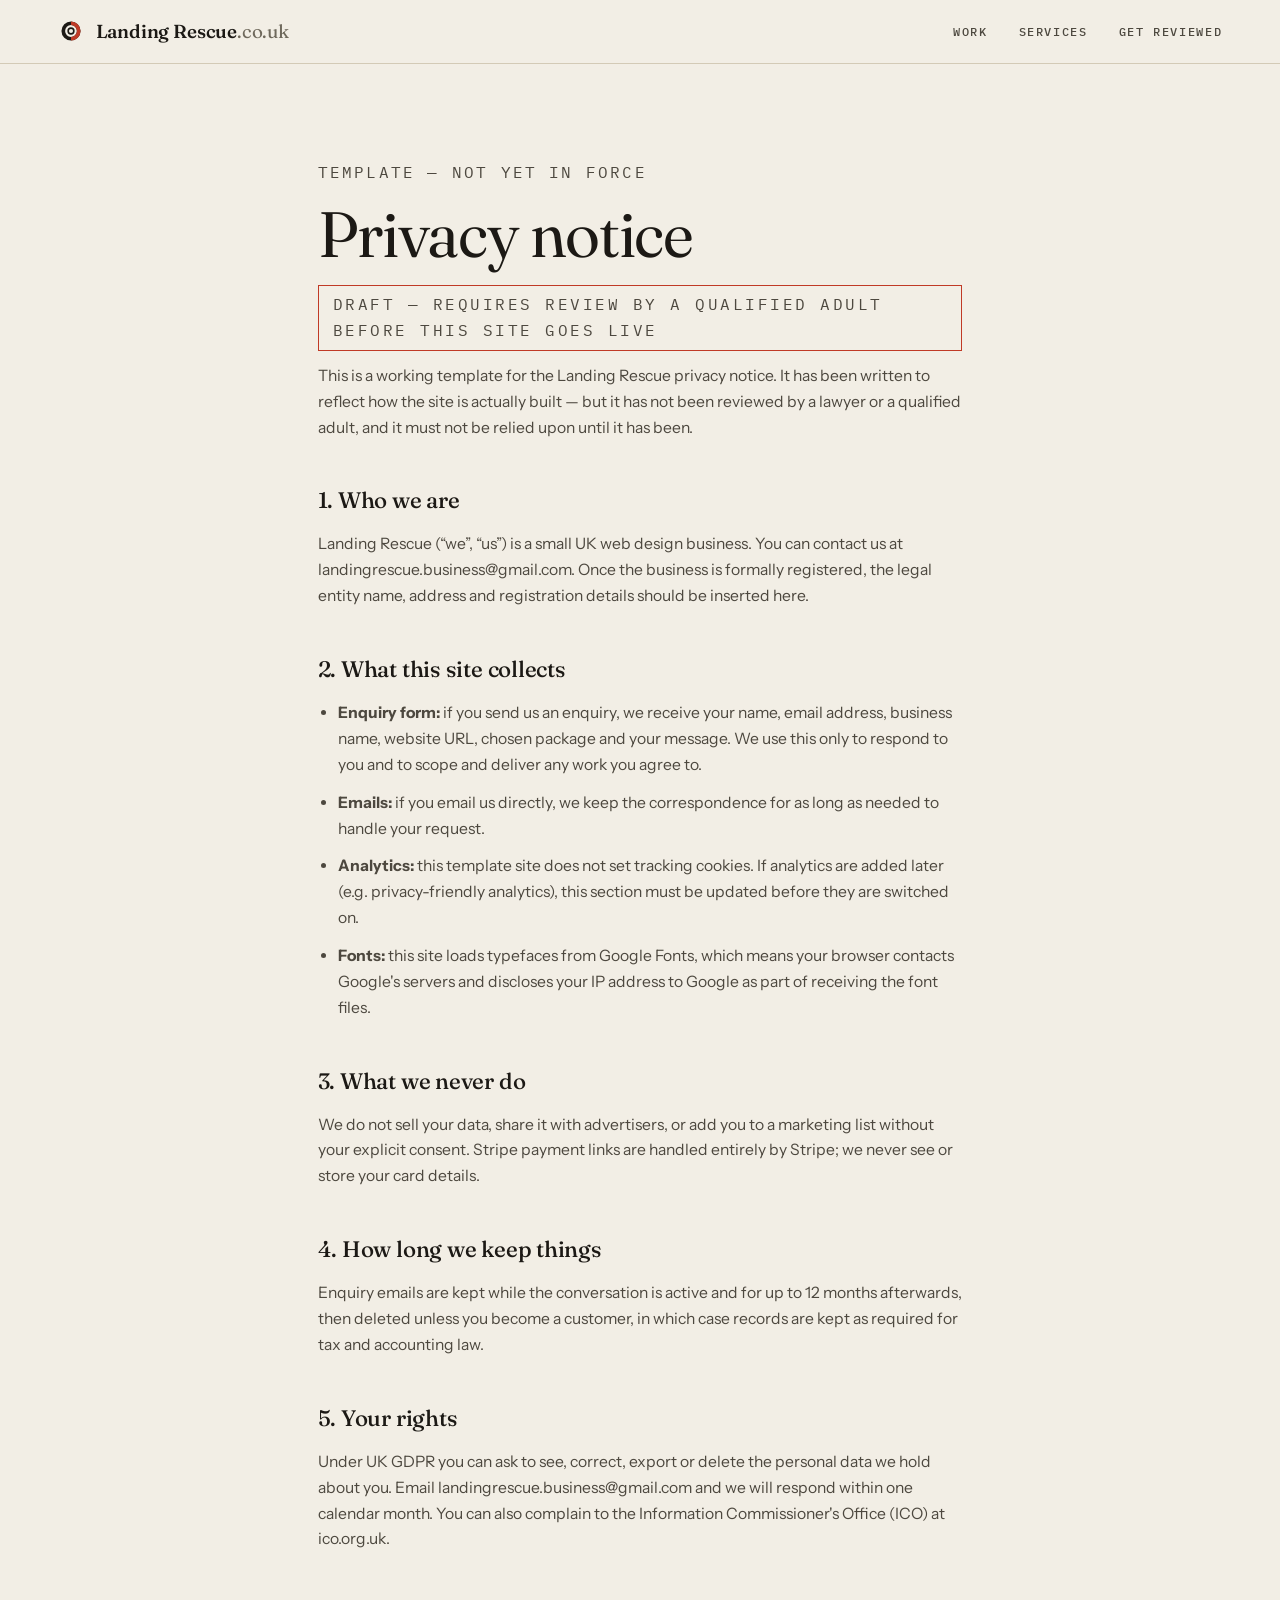
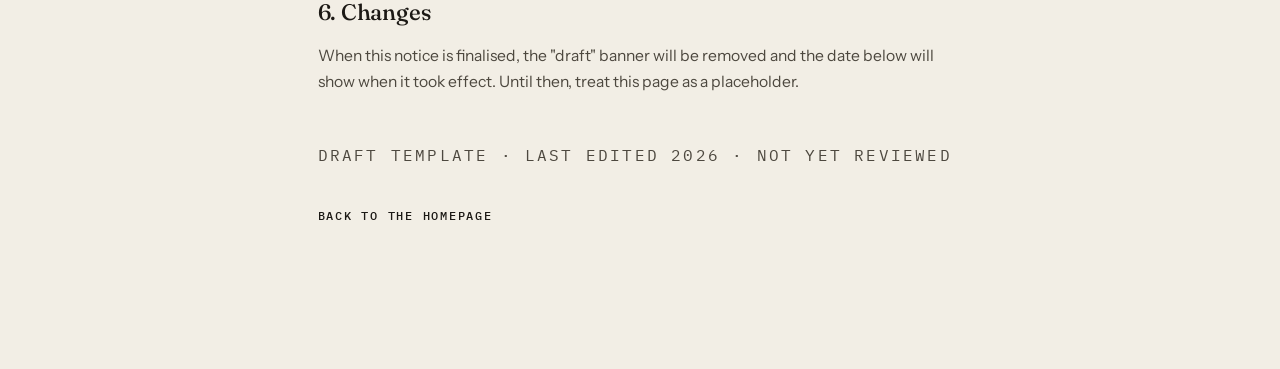
<file: privacy.html>
<!DOCTYPE html>
<html lang="en-GB">
<head>
  <meta charset="UTF-8">
  <meta name="viewport" content="width=device-width, initial-scale=1.0">
  <title>Privacy Notice (Draft) — Landing Rescue</title>
  <meta name="description" content="Draft privacy notice for Landing Rescue. This document is a template and requires review by a qualified adult before publication.">
  <meta name="robots" content="noindex">
  <meta name="theme-color" content="#f2eee5">
  <link rel="icon" type="image/svg+xml" href="assets/img/favicon.svg">
  <link rel="preconnect" href="https://fonts.googleapis.com">
  <link rel="preconnect" href="https://fonts.gstatic.com" crossorigin>
  <link href="https://fonts.googleapis.com/css2?family=Fraunces:ital,opsz,wght@0,9..144,300..650;1,9..144,300..650&family=IBM+Plex+Mono:wght@400;500&family=Instrument+Sans:ital,wght@0,400..700;1,400&display=swap" rel="stylesheet">
  <link rel="stylesheet" href="assets/css/main.css">
</head>
<body>
  <header class="site-head is-scrolled">
    <div class="wrap">
      <a class="brand" href="index.html" aria-label="Landing Rescue — home">
        <svg viewBox="0 0 64 64" aria-hidden="true">
          <circle cx="32" cy="32" r="19" fill="none" stroke="currentColor" stroke-width="9"/>
          <path d="M32 13a19 19 0 0 1 0 38" fill="none" stroke="#c03a26" stroke-width="9"/>
          <circle cx="32" cy="32" r="7" fill="var(--paper)" stroke="currentColor" stroke-width="4"/>
        </svg>
        <span>Landing&nbsp;Rescue<span class="tld">.co.uk</span></span>
      </a>
      <nav class="main-nav" aria-label="Primary">
        <a href="index.html#work">Work</a>
        <a href="index.html#services">Services</a>
        <a href="index.html#contact">Get reviewed</a>
      </nav>
    </div>
  </header>

  <main class="legal-main">
    <div class="wrap legal-wrap" style="padding-bottom:120px">
      <p class="legal-updated">Template — not yet in force</p>
      <h1>Privacy notice</h1>
      <p class="draft-flag">Draft — requires review by a qualified adult before this site goes live</p>

      <p>This is a working template for the Landing Rescue privacy notice. It has been written to reflect how the site is actually built — but it has not been reviewed by a lawyer or a qualified adult, and it must not be relied upon until it has been.</p>

      <h2>1. Who we are</h2>
      <p>Landing Rescue (“we”, “us”) is a small UK web design business. You can contact us at landingrescue.business@gmail.com. Once the business is formally registered, the legal entity name, address and registration details should be inserted here.</p>

      <h2>2. What this site collects</h2>
      <ul>
        <li><strong>Enquiry form:</strong> if you send us an enquiry, we receive your name, email address, business name, website URL, chosen package and your message. We use this only to respond to you and to scope and deliver any work you agree to.</li>
        <li><strong>Emails:</strong> if you email us directly, we keep the correspondence for as long as needed to handle your request.</li>
        <li><strong>Analytics:</strong> this template site does not set tracking cookies. If analytics are added later (e.g. privacy-friendly analytics), this section must be updated before they are switched on.</li>
        <li><strong>Fonts:</strong> this site loads typefaces from Google Fonts, which means your browser contacts Google's servers and discloses your IP address to Google as part of receiving the font files.</li>
      </ul>

      <h2>3. What we never do</h2>
      <p>We do not sell your data, share it with advertisers, or add you to a marketing list without your explicit consent. Stripe payment links are handled entirely by Stripe; we never see or store your card details.</p>

      <h2>4. How long we keep things</h2>
      <p>Enquiry emails are kept while the conversation is active and for up to 12 months afterwards, then deleted unless you become a customer, in which case records are kept as required for tax and accounting law.</p>

      <h2>5. Your rights</h2>
      <p>Under UK GDPR you can ask to see, correct, export or delete the personal data we hold about you. Email landingrescue.business@gmail.com and we will respond within one calendar month. You can also complain to the Information Commissioner's Office (ICO) at ico.org.uk.</p>

      <h2>6. Changes</h2>
      <p>When this notice is finalised, the "draft" banner will be removed and the date below will show when it took effect. Until then, treat this page as a placeholder.</p>

      <p class="legal-updated" style="margin-top:48px">Draft template · Last edited 2026 · Not yet reviewed</p>
      <p style="margin-top:24px"><a class="link-arrow" href="index.html">Back to the homepage</a></p>
    </div>
  </main>
</body>
</html>
</file>
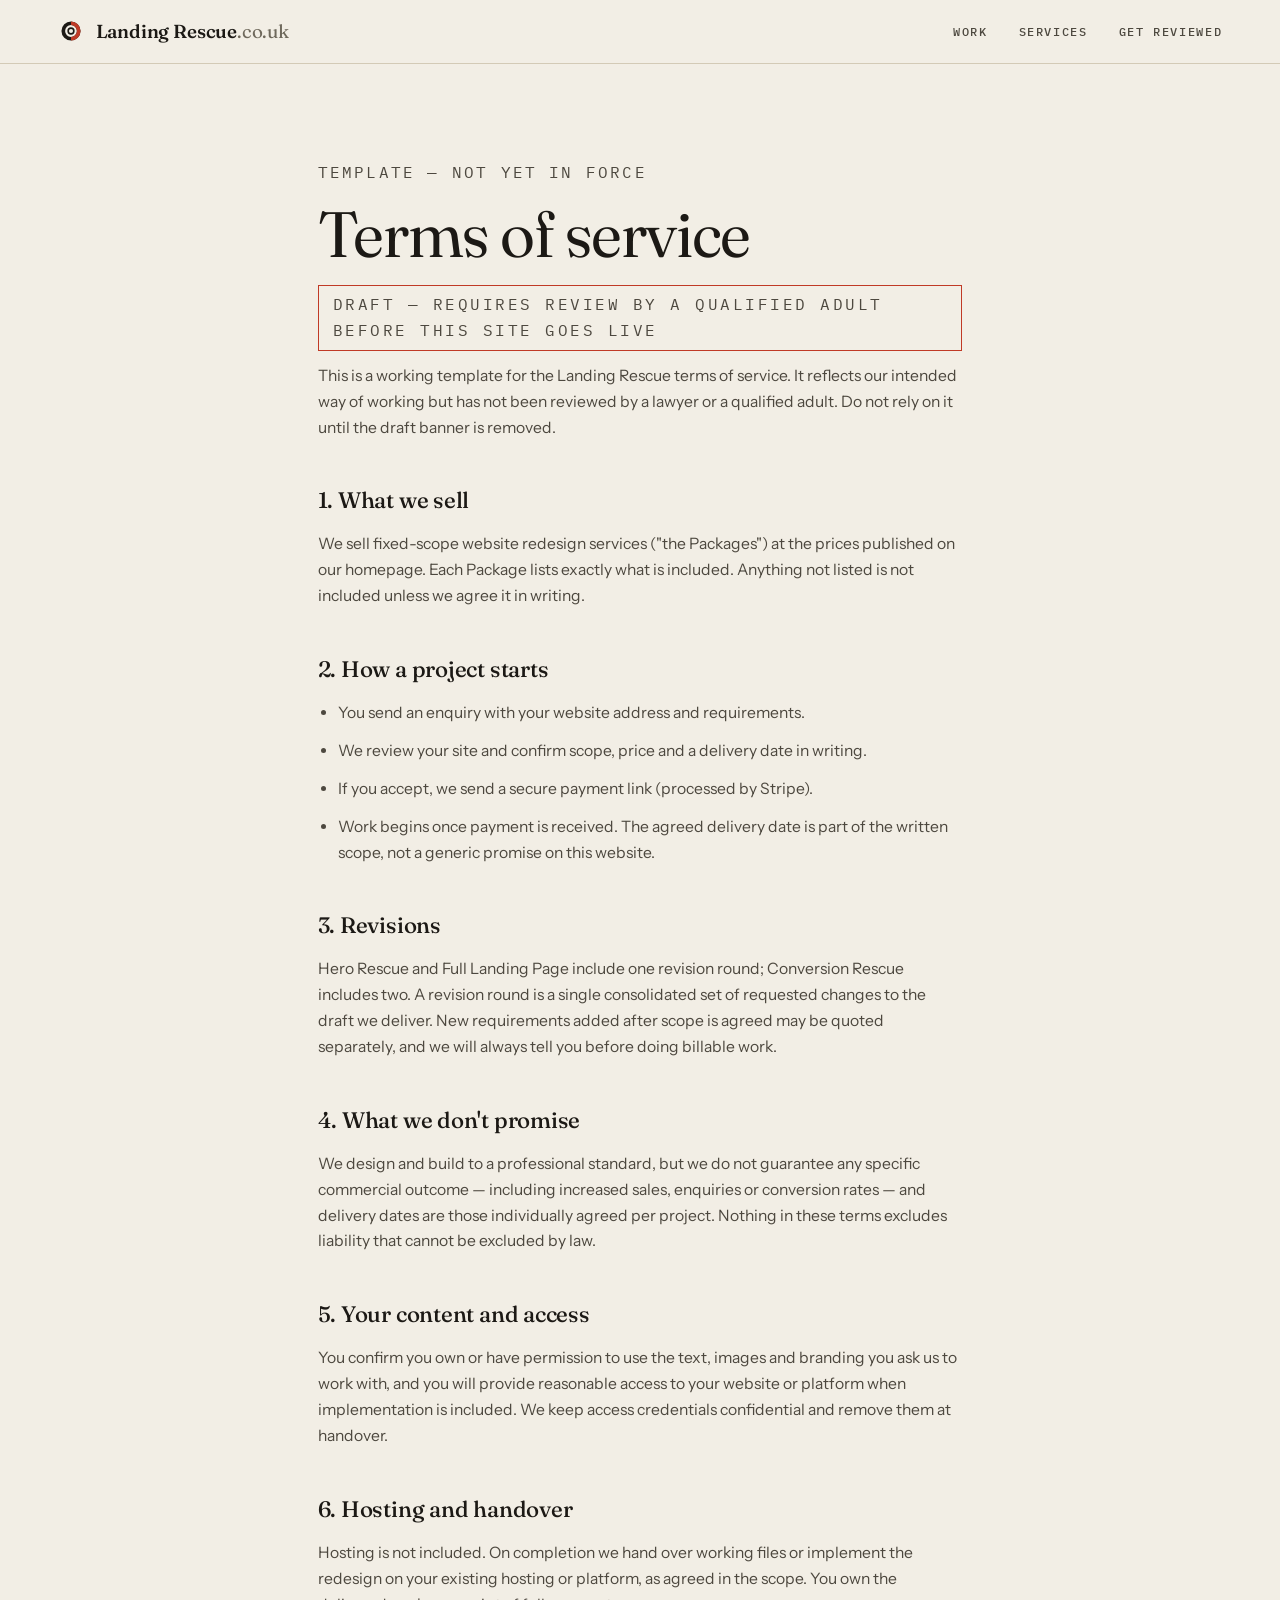
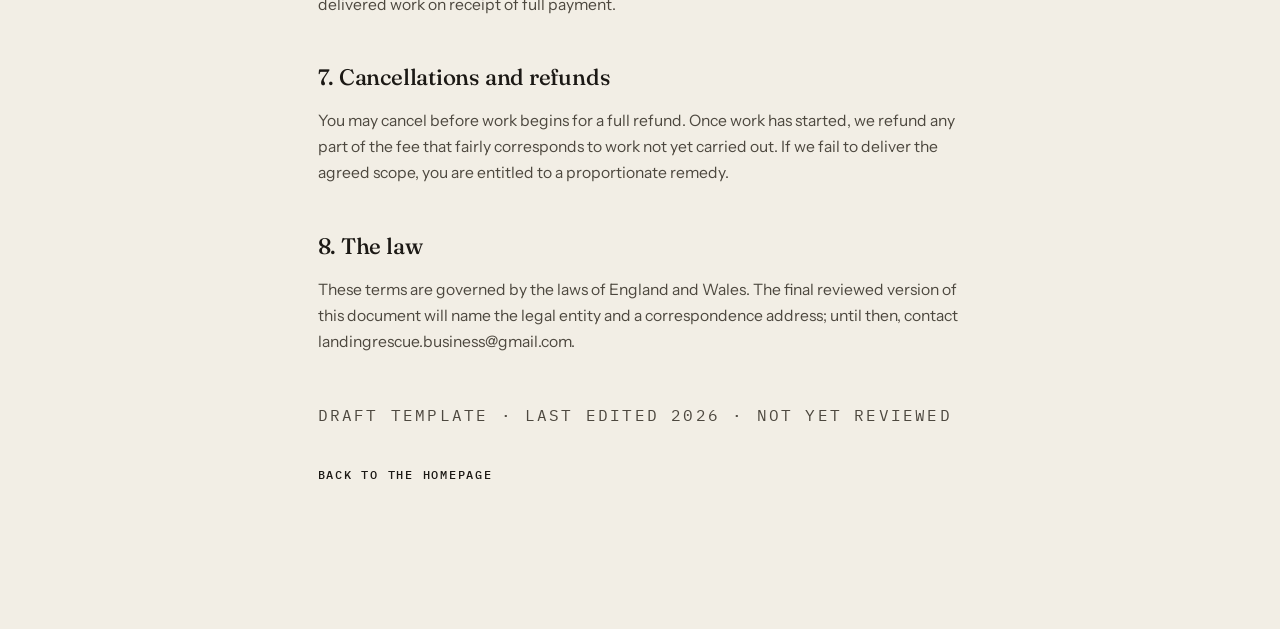
<file: terms.html>
<!DOCTYPE html>
<html lang="en-GB">
<head>
  <meta charset="UTF-8">
  <meta name="viewport" content="width=device-width, initial-scale=1.0">
  <title>Terms of Service (Draft) — Landing Rescue</title>
  <meta name="description" content="Draft terms of service for Landing Rescue. This document is a template and requires review by a qualified adult before publication.">
  <meta name="robots" content="noindex">
  <meta name="theme-color" content="#f2eee5">
  <link rel="icon" type="image/svg+xml" href="assets/img/favicon.svg">
  <link rel="preconnect" href="https://fonts.googleapis.com">
  <link rel="preconnect" href="https://fonts.gstatic.com" crossorigin>
  <link href="https://fonts.googleapis.com/css2?family=Fraunces:ital,opsz,wght@0,9..144,300..650;1,9..144,300..650&family=IBM+Plex+Mono:wght@400;500&family=Instrument+Sans:ital,wght@0,400..700;1,400&display=swap" rel="stylesheet">
  <link rel="stylesheet" href="assets/css/main.css">
</head>
<body>
  <header class="site-head is-scrolled">
    <div class="wrap">
      <a class="brand" href="index.html" aria-label="Landing Rescue — home">
        <svg viewBox="0 0 64 64" aria-hidden="true">
          <circle cx="32" cy="32" r="19" fill="none" stroke="currentColor" stroke-width="9"/>
          <path d="M32 13a19 19 0 0 1 0 38" fill="none" stroke="#c03a26" stroke-width="9"/>
          <circle cx="32" cy="32" r="7" fill="var(--paper)" stroke="currentColor" stroke-width="4"/>
        </svg>
        <span>Landing&nbsp;Rescue<span class="tld">.co.uk</span></span>
      </a>
      <nav class="main-nav" aria-label="Primary">
        <a href="index.html#work">Work</a>
        <a href="index.html#services">Services</a>
        <a href="index.html#contact">Get reviewed</a>
      </nav>
    </div>
  </header>

  <main class="legal-main">
    <div class="wrap legal-wrap" style="padding-bottom:120px">
      <p class="legal-updated">Template — not yet in force</p>
      <h1>Terms of service</h1>
      <p class="draft-flag">Draft — requires review by a qualified adult before this site goes live</p>

      <p>This is a working template for the Landing Rescue terms of service. It reflects our intended way of working but has not been reviewed by a lawyer or a qualified adult. Do not rely on it until the draft banner is removed.</p>

      <h2>1. What we sell</h2>
      <p>We sell fixed-scope website redesign services ("the Packages") at the prices published on our homepage. Each Package lists exactly what is included. Anything not listed is not included unless we agree it in writing.</p>

      <h2>2. How a project starts</h2>
      <ul>
        <li>You send an enquiry with your website address and requirements.</li>
        <li>We review your site and confirm scope, price and a delivery date in writing.</li>
        <li>If you accept, we send a secure payment link (processed by Stripe).</li>
        <li>Work begins once payment is received. The agreed delivery date is part of the written scope, not a generic promise on this website.</li>
      </ul>

      <h2>3. Revisions</h2>
      <p>Hero Rescue and Full Landing Page include one revision round; Conversion Rescue includes two. A revision round is a single consolidated set of requested changes to the draft we deliver. New requirements added after scope is agreed may be quoted separately, and we will always tell you before doing billable work.</p>

      <h2>4. What we don't promise</h2>
      <p>We design and build to a professional standard, but we do not guarantee any specific commercial outcome — including increased sales, enquiries or conversion rates — and delivery dates are those individually agreed per project. Nothing in these terms excludes liability that cannot be excluded by law.</p>

      <h2>5. Your content and access</h2>
      <p>You confirm you own or have permission to use the text, images and branding you ask us to work with, and you will provide reasonable access to your website or platform when implementation is included. We keep access credentials confidential and remove them at handover.</p>

      <h2>6. Hosting and handover</h2>
      <p>Hosting is not included. On completion we hand over working files or implement the redesign on your existing hosting or platform, as agreed in the scope. You own the delivered work on receipt of full payment.</p>

      <h2>7. Cancellations and refunds</h2>
      <p>You may cancel before work begins for a full refund. Once work has started, we refund any part of the fee that fairly corresponds to work not yet carried out. If we fail to deliver the agreed scope, you are entitled to a proportionate remedy.</p>

      <h2>8. The law</h2>
      <p>These terms are governed by the laws of England and Wales. The final reviewed version of this document will name the legal entity and a correspondence address; until then, contact landingrescue.business@gmail.com.</p>

      <p class="legal-updated" style="margin-top:48px">Draft template · Last edited 2026 · Not yet reviewed</p>
      <p style="margin-top:24px"><a class="link-arrow" href="index.html">Back to the homepage</a></p>
    </div>
  </main>
</body>
</html>
</file>
<file: assets/css/main.css>
/* ==========================================================================
   LANDING RESCUE — design system
   Palette: aged paper + ink + rescue red (used sparingly)
   Type: Fraunces (display serif) / Instrument Sans (body+UI) / IBM Plex Mono (labels)
   ========================================================================== */

:root {
  /* primitive */
  --paper:      #f2eee5;
  --paper-2:    #eae4d4;
  --paper-3:    #e0d8c4;
  --ink:        #1c1915;
  --ink-2:      #4d483f;
  --ink-3:      #6f695c;
  --line:       #d3cab6;
  --line-dark:  #3a352d;
  --rescue:     #c03a26;
  --rescue-deep:#9c2c1b;
  --ok:         #2e6b46;
  --err:        #b3271e;

  /* semantic */
  --bg:         var(--paper);
  --bg-raised:  var(--paper-2);
  --text:       var(--ink);
  --text-muted: var(--ink-2);
  --text-faint: var(--ink-3);
  --border:     var(--line);
  --accent:     var(--rescue);

  /* type */
  --serif: "Fraunces", Georgia, "Times New Roman", serif;
  --sans:  "Instrument Sans", "Helvetica Neue", Arial, sans-serif;
  --mono:  "IBM Plex Mono", "SFMono-Regular", Consolas, monospace;

  /* spacing scale (4 / 8) */
  --s1: 4px;  --s2: 8px;  --s3: 12px; --s4: 16px; --s5: 24px;
  --s6: 32px; --s7: 48px; --s8: 64px; --s9: 96px; --s10: 128px;

  --gutter: clamp(20px, 4.5vw, 64px);
  --maxw: 1400px;
  --head-h: 64px;

  --ease-out: cubic-bezier(.22,.75,.25,1);
  --dur: 240ms;
}

/* ---------- reset ---------- */
*, *::before, *::after { box-sizing: border-box; }
* { margin: 0; }
html {
  -webkit-text-size-adjust: 100%;
  scroll-behavior: smooth;
  scroll-padding-top: calc(var(--head-h) + 16px);
}
@media (prefers-reduced-motion: reduce) {
  html { scroll-behavior: auto; }
  *, *::before, *::after { animation-duration: .01ms !important; transition-duration: .01ms !important; }
}
body {
  background: var(--bg);
  color: var(--text);
  font-family: var(--sans);
  font-size: 1.0625rem;
  line-height: 1.65;
  -webkit-font-smoothing: antialiased;
  overflow-x: hidden;
}
img, svg, video { display: block; max-width: 100%; height: auto; }
input, button, textarea, select { font: inherit; color: inherit; }
button { cursor: pointer; background: none; border: 0; padding: 0; }
a { color: inherit; text-decoration: none; }
ul, ol { list-style: none; padding: 0; }
:focus-visible {
  outline: 2px solid var(--accent);
  outline-offset: 3px;
  border-radius: 1px;
}
::selection { background: var(--ink); color: var(--paper); }

.skip-link {
  position: absolute; left: var(--s4); top: -60px; z-index: 300;
  background: var(--ink); color: var(--paper);
  font-family: var(--mono); font-size: .75rem; text-transform: uppercase; letter-spacing: .12em;
  padding: var(--s3) var(--s5); transition: top var(--dur) var(--ease-out);
}
.skip-link:focus-visible { top: var(--s4); }

/* ---------- typography ---------- */
.display {
  font-family: var(--serif);
  font-weight: 340;
  line-height: 1.02;
  letter-spacing: -0.022em;
  font-size: clamp(2.75rem, 7.6vw, 6.75rem);
  font-variation-settings: "opsz" 100;
}
.display em {
  font-style: italic;
  font-weight: 320;
}
.display-sm {
  font-family: var(--serif);
  font-weight: 360;
  line-height: 1.06;
  letter-spacing: -0.018em;
  font-size: clamp(2rem, 4.4vw, 3.9rem);
  font-variation-settings: "opsz" 60;
}
.serif-lead {
  font-family: var(--serif);
  font-weight: 380;
  font-size: clamp(1.25rem, 1.9vw, 1.55rem);
  line-height: 1.42;
  letter-spacing: -0.008em;
}
.label {
  font-family: var(--mono);
  font-size: .72rem;
  font-weight: 500;
  text-transform: uppercase;
  letter-spacing: .16em;
  color: var(--text-muted);
}
.label--accent { color: var(--accent); }
.body-copy { max-width: 62ch; color: var(--text-muted); }
.body-copy strong { color: var(--text); font-weight: 600; }

/* ---------- layout primitives ---------- */
.wrap {
  max-width: var(--maxw);
  margin-inline: auto;
  padding-inline: var(--gutter);
}
.grid-12 {
  display: grid;
  grid-template-columns: repeat(12, 1fr);
  column-gap: clamp(16px, 2.4vw, 32px);
}
section { padding-block: clamp(72px, 11vw, 152px); }
.rule { border: 0; border-top: 1px solid var(--border); }

.section-head { margin-bottom: clamp(40px, 6vw, 88px); }
.split-head {
  display: flex; align-items: baseline; justify-content: space-between;
  gap: var(--s5);
}
.split-head .left {
  font-family: var(--serif); font-style: italic; font-weight: 330;
  font-size: clamp(1.5rem, 2.6vw, 2.25rem); letter-spacing: -0.01em;
}
.split-head .right {
  font-family: var(--serif); font-weight: 420;
  font-size: clamp(2.4rem, 6vw, 5rem); letter-spacing: -0.02em; line-height: 1;
}

/* ---------- header ---------- */
.site-head {
  position: fixed; inset: 0 0 auto 0; z-index: 100;
  height: var(--head-h);
  display: flex; align-items: center;
  background: color-mix(in srgb, var(--paper) 88%, transparent);
  backdrop-filter: blur(12px);
  -webkit-backdrop-filter: blur(12px);
  border-bottom: 1px solid transparent;
  transition: border-color var(--dur) var(--ease-out);
}
.site-head.is-scrolled { border-bottom-color: var(--border); }
.site-head .wrap {
  width: 100%; display: flex; align-items: center; justify-content: space-between;
  gap: var(--s5);
}
.brand {
  display: inline-flex; align-items: center; gap: var(--s3);
  font-family: var(--serif); font-weight: 560; font-size: 1.18rem; letter-spacing: -0.01em;
}
.brand svg { width: 26px; height: 26px; }
.brand .tld { color: var(--text-faint); font-weight: 400; }
.main-nav { display: flex; align-items: center; gap: clamp(16px, 2.4vw, 36px); }
.main-nav a, .main-nav .nav-link {
  font-family: var(--mono); font-size: .74rem; font-weight: 500;
  text-transform: uppercase; letter-spacing: .14em; color: var(--text-muted);
  position: relative; padding-block: var(--s3);
  transition: color var(--dur) var(--ease-out);
}
.main-nav a::after, .main-nav .nav-link::after {
  content: ""; position: absolute; left: 0; right: 100%; bottom: 6px;
  height: 1px; background: currentColor;
  transition: right 260ms var(--ease-out);
}
.main-nav a:hover, .main-nav a:focus-visible { color: var(--text); }
.main-nav a:hover::after, .main-nav a:focus-visible::after { right: 0; }
.nav-cta {
  border: 1px solid var(--ink); border-radius: 999px;
  padding: 10px 20px !important; color: var(--text) !important;
  transition: background var(--dur) var(--ease-out), color var(--dur) var(--ease-out);
}
.nav-cta::after { display: none; }
.nav-cta:hover, .nav-cta:focus-visible { background: var(--ink); color: var(--paper) !important; }

.nav-toggle {
  display: none; width: 44px; height: 44px;
  flex-direction: column; align-items: center; justify-content: center; gap: 6px;
}
.nav-toggle span {
  display: block; width: 22px; height: 1.5px; background: var(--ink);
  transition: transform var(--dur) var(--ease-out), opacity var(--dur) var(--ease-out);
}
.nav-toggle[aria-expanded="true"] span:first-child { transform: translateY(3.75px) rotate(45deg); }
.nav-toggle[aria-expanded="true"] span:last-child { transform: translateY(-3.75px) rotate(-45deg); }

.mobile-menu {
  position: fixed; inset: var(--head-h) 0 0 0; z-index: 90;
  background: var(--paper);
  padding: var(--s7) var(--gutter) var(--s6);
  display: none; flex-direction: column;
  transform: translateY(-8px); opacity: 0;
  transition: transform var(--dur) var(--ease-out), opacity var(--dur) var(--ease-out);
  border-bottom: 1px solid var(--border);
}
.mobile-menu.is-open { transform: translateY(0); opacity: 1; }
.mobile-menu a {
  font-family: var(--serif); font-size: 2rem; font-weight: 380; letter-spacing: -0.01em;
  padding: var(--s4) 0; border-bottom: 1px solid var(--border);
  display: flex; justify-content: space-between; align-items: center;
}
.mobile-menu a .label { color: var(--text-faint); }

@media (max-width: 860px) {
  .main-nav { display: none; }
  .nav-toggle { display: inline-flex; }
  .mobile-menu.is-active { display: flex; }
}

/* ---------- hero ---------- */
.hero {
  min-height: 100svh;
  display: flex; flex-direction: column; justify-content: flex-end;
  padding-top: calc(var(--head-h) + 48px);
  padding-bottom: 0;
  position: relative;
}
.hero-grid { align-items: end; row-gap: var(--s7); padding-bottom: clamp(40px, 6vw, 88px); }
.hero-index {
  grid-column: 1 / 4;
  display: flex; flex-direction: column; gap: var(--s4);
  padding-bottom: var(--s4);
}
.hero-index li {
  display: flex; gap: var(--s3); align-items: baseline;
  font-family: var(--mono); font-size: .74rem; text-transform: uppercase;
  letter-spacing: .14em; color: var(--text-muted);
}
.hero-index .num { color: var(--accent); }
.hero-main { grid-column: 4 / 13; }
.hero .display { max-width: 12ch; }
.hero-sub {
  margin-top: var(--s6);
  display: flex; flex-wrap: wrap; align-items: center; gap: var(--s4) var(--s6);
}
.hero-sub .body-copy { max-width: 46ch; }
.hero-actions { display: flex; flex-wrap: wrap; align-items: center; gap: var(--s4); margin-top: var(--s6); }

@media (max-width: 960px) {
  .hero-index { grid-column: 1 / 13; flex-direction: row; flex-wrap: wrap; gap: var(--s3) var(--s5); padding-bottom: 0; }
  .hero-main { grid-column: 1 / 13; }
  .hero .display { max-width: 14ch; }
}

/* ---------- buttons ---------- */
.btn {
  display: inline-flex; align-items: center; gap: var(--s3);
  min-height: 52px; padding: 14px 28px;
  background: var(--ink); color: var(--paper);
  font-family: var(--mono); font-size: .78rem; font-weight: 500;
  text-transform: uppercase; letter-spacing: .14em;
  border-radius: 999px;
  transition: background var(--dur) var(--ease-out), transform var(--dur) var(--ease-out);
}
.btn:hover { background: var(--rescue-deep); transform: translateY(-1px); }
.btn:active { transform: translateY(0); }
.btn svg { width: 14px; height: 14px; transition: transform var(--dur) var(--ease-out); }
.btn:hover svg { transform: translateX(3px); }

.link-arrow {
  display: inline-flex; align-items: center; gap: var(--s2);
  font-family: var(--mono); font-size: .78rem; font-weight: 500;
  text-transform: uppercase; letter-spacing: .14em; color: var(--text);
  padding-block: var(--s3); position: relative;
}
.link-arrow::after {
  content: ""; position: absolute; left: 0; right: 100%; bottom: 4px;
  height: 1px; background: var(--accent);
  transition: right 260ms var(--ease-out);
}
.link-arrow:hover::after, .link-arrow:focus-visible::after { right: 0; }
.link-arrow svg { width: 14px; height: 14px; transition: transform var(--dur) var(--ease-out); }
.link-arrow:hover svg { transform: translateX(3px); }

/* ---------- marquee ---------- */
.marquee {
  border-block: 1px solid var(--border);
  overflow: hidden; padding-block: var(--s4);
  background: var(--paper);
}
.marquee-track {
  display: flex; gap: var(--s7); width: max-content;
  animation: marquee 36s linear infinite;
}
.marquee:hover .marquee-track { animation-play-state: paused; }
.marquee-track span {
  display: inline-flex; align-items: center; gap: var(--s7);
  font-family: var(--mono); font-size: .74rem; text-transform: uppercase;
  letter-spacing: .18em; color: var(--text-muted); white-space: nowrap;
}
.marquee-track i {
  width: 8px; height: 8px; background: var(--accent); flex: none;
}
@keyframes marquee {
  from { transform: translate3d(0, 0, 0); }
  to   { transform: translate3d(-50%, 0, 0); }
}

/* ---------- work ---------- */
.work-list { display: flex; flex-direction: column; }
.project {
  display: grid; grid-template-columns: repeat(12, 1fr);
  column-gap: clamp(16px, 2.4vw, 32px);
  padding-block: clamp(40px, 6vw, 80px);
  border-top: 1px solid var(--border);
}
.project:last-child { border-bottom: 1px solid var(--border); }
.project-media {
  grid-column: 1 / 8; overflow: hidden; position: relative;
  aspect-ratio: 16 / 10; background: var(--paper-2);
}
.project:nth-child(even) .project-media { grid-column: 6 / 13; order: 2; }
.project:nth-child(even) .project-info { order: 1; }
.project-media img {
  width: 100%; height: 100%; object-fit: cover; object-position: top center;
  transition: transform 700ms var(--ease-out);
}
.project-media:hover img { transform: scale(1.03); }
.project-media .media-tag {
  position: absolute; top: var(--s4); left: var(--s4);
  background: var(--paper); color: var(--ink);
  font-family: var(--mono); font-size: .68rem; text-transform: uppercase;
  letter-spacing: .14em; padding: 6px 12px;
}
.project-info {
  grid-column: 8 / 13; align-self: center;
  display: flex; flex-direction: column; gap: var(--s4);
  padding-block: var(--s2);
}
.project:nth-child(even) .project-info { grid-column: 1 / 6; }
.project-num {
  font-family: var(--mono); font-size: .74rem; letter-spacing: .16em;
  color: var(--accent); text-transform: uppercase;
}
.project-title {
  font-family: var(--serif); font-weight: 380; letter-spacing: -0.018em;
  font-size: clamp(1.9rem, 3.4vw, 3rem); line-height: 1.05;
}
.project-title em { font-style: italic; font-weight: 330; }
.project-meta {
  display: flex; flex-wrap: wrap; gap: var(--s2) var(--s5);
  font-family: var(--mono); font-size: .72rem; text-transform: uppercase;
  letter-spacing: .12em; color: var(--text-faint);
}
@media (max-width: 860px) {
  .project, .project:nth-child(even) { grid-template-columns: 1fr; }
  .project-media, .project:nth-child(even) .project-media,
  .project-info, .project:nth-child(even) .project-info { grid-column: 1 / -1; order: initial; }
  .project-info { padding-top: var(--s5); }
}

.work-note {
  margin-top: var(--s6);
  display: flex; gap: var(--s4); align-items: flex-start;
  max-width: 70ch;
}
.work-note svg { flex: none; width: 18px; height: 18px; margin-top: 3px; color: var(--accent); }
.work-note p { font-size: .95rem; color: var(--text-muted); }

/* ---------- services ---------- */
.services { background: var(--paper-2); }
.service-row {
  display: grid; grid-template-columns: repeat(12, 1fr);
  column-gap: clamp(16px, 2.4vw, 32px);
  padding-block: clamp(32px, 4.5vw, 56px);
  border-top: 1px solid var(--border);
  align-items: start;
}
.service-row:last-of-type { border-bottom: 1px solid var(--border); }
.service-num  { grid-column: 1 / 2; }
.service-name { grid-column: 2 / 6; display: flex; flex-direction: column; gap: var(--s3); }
.service-name h3 {
  font-family: var(--serif); font-weight: 400; letter-spacing: -0.015em;
  font-size: clamp(1.6rem, 2.6vw, 2.3rem); line-height: 1.1;
}
.service-price {
  font-family: var(--serif); font-style: italic; font-weight: 350;
  font-size: clamp(1.5rem, 2.4vw, 2.1rem); color: var(--accent);
}
.service-body { grid-column: 6 / 13; display: flex; flex-direction: column; gap: var(--s5); }
.service-body ul { display: flex; flex-direction: column; }
.service-body li {
  display: flex; gap: var(--s3); align-items: baseline;
  padding-block: var(--s3); border-bottom: 1px dashed var(--border);
  font-size: .98rem; color: var(--text-muted);
}
.service-body li:last-child { border-bottom: 0; }
.service-body li::before {
  content: ""; width: 7px; height: 7px; background: var(--ink); flex: none;
  transform: translateY(-1px);
}
.service-foot { display: flex; align-items: center; gap: var(--s5); flex-wrap: wrap; }
.service-time { font-family: var(--mono); font-size: .72rem; text-transform: uppercase; letter-spacing: .12em; color: var(--text-faint); }
@media (max-width: 860px) {
  .service-num, .service-name, .service-body { grid-column: 1 / -1; }
  .service-name { margin-bottom: var(--s4); }
}
.services-honesty {
  margin-top: var(--s6); max-width: 72ch;
  font-size: .95rem; color: var(--text-muted);
  border-left: 2px solid var(--accent); padding-left: var(--s5);
}

/* ---------- process ---------- */
.process-list { counter-reset: step; }
.process-step {
  display: grid; grid-template-columns: repeat(12, 1fr);
  column-gap: clamp(16px, 2.4vw, 32px);
  padding-block: clamp(28px, 4vw, 48px);
  border-top: 1px solid var(--border);
  align-items: baseline;
}
.process-step:last-child { border-bottom: 1px solid var(--border); }
.process-step .p-num {
  grid-column: 1 / 3;
  font-family: var(--serif); font-style: italic; font-weight: 320;
  font-size: clamp(2rem, 4vw, 3.4rem); color: var(--accent); line-height: 1;
}
.process-step h3 {
  grid-column: 3 / 7;
  font-family: var(--serif); font-weight: 420; letter-spacing: -0.012em;
  font-size: clamp(1.35rem, 2.1vw, 1.8rem); line-height: 1.15;
}
.process-step p { grid-column: 7 / 13; max-width: 52ch; color: var(--text-muted); font-size: .98rem; }
@media (max-width: 860px) {
  .process-step .p-num { grid-column: 1 / 4; }
  .process-step h3 { grid-column: 4 / 13; }
  .process-step p { grid-column: 1 / 13; margin-top: var(--s3); }
}

/* ---------- faq ---------- */
.faq-list { border-top: 1px solid var(--border); }
.faq-item { border-bottom: 1px solid var(--border); }
.faq-item summary {
  list-style: none; cursor: pointer;
  display: flex; align-items: center; justify-content: space-between; gap: var(--s5);
  padding-block: var(--s5);
  transition: color var(--dur) var(--ease-out);
}
.faq-item summary::-webkit-details-marker { display: none; }
.faq-item summary h3 {
  font-family: var(--serif); font-weight: 420; letter-spacing: -0.01em;
  font-size: clamp(1.15rem, 1.8vw, 1.5rem);
}
.faq-item summary:hover { color: var(--rescue-deep); }
.faq-icon {
  flex: none; width: 36px; height: 36px; border: 1px solid var(--border); border-radius: 50%;
  display: grid; place-items: center;
  transition: transform 300ms var(--ease-out), background var(--dur) var(--ease-out);
}
.faq-icon svg { width: 14px; height: 14px; }
.faq-item[open] .faq-icon { transform: rotate(45deg); background: var(--ink); color: var(--paper); border-color: var(--ink); }
.faq-answer { padding-bottom: var(--s6); max-width: 68ch; color: var(--text-muted); font-size: .98rem; }
.faq-answer p + p { margin-top: var(--s3); }

/* ---------- contact ---------- */
.contact { background: var(--paper-2); }
.contact-grid { display: grid; grid-template-columns: repeat(12, 1fr); column-gap: clamp(16px, 2.4vw, 32px); }
.contact-aside { grid-column: 1 / 6; display: flex; flex-direction: column; gap: var(--s6); }
.contact-aside .display-sm { max-width: 11ch; }
.contact-steps { display: flex; flex-direction: column; }
.contact-steps li {
  display: flex; gap: var(--s4); padding-block: var(--s4);
  border-top: 1px solid var(--border); font-size: .95rem; color: var(--text-muted);
}
.contact-steps li:last-child { border-bottom: 1px solid var(--border); }
.contact-steps .label { color: var(--accent); min-width: 32px; }
.contact-direct { display: flex; flex-direction: column; gap: var(--s2); }
.contact-direct a {
  font-family: var(--serif); font-size: clamp(1.25rem, 2vw, 1.6rem); font-weight: 400;
  text-decoration: underline; text-decoration-thickness: 1px; text-underline-offset: 5px;
  text-decoration-color: var(--line);
  transition: text-decoration-color var(--dur) var(--ease-out);
  width: fit-content;
}
.contact-direct a:hover { text-decoration-color: var(--accent); }

.enquiry-form { grid-column: 7 / 13; background: var(--paper); border: 1px solid var(--border); padding: clamp(24px, 3.5vw, 48px); }
.field { display: flex; flex-direction: column; gap: var(--s2); margin-bottom: var(--s5); }
.field label { font-family: var(--mono); font-size: .72rem; font-weight: 500; text-transform: uppercase; letter-spacing: .14em; color: var(--text-muted); }
.field label .req { color: var(--accent); }
.field input[type="text"], .field input[type="email"], .field input[type="url"],
.field select, .field textarea {
  background: transparent; border: 0; border-bottom: 1px solid var(--line-dark);
  padding: 10px 2px; font-size: 1rem; border-radius: 0;
  transition: border-color var(--dur) var(--ease-out);
}
.field textarea { resize: vertical; min-height: 96px; }
.field input:focus, .field select:focus, .field textarea:focus {
  outline: none; border-bottom-color: var(--accent); border-bottom-width: 2px;
}
.field input::placeholder, .field textarea::placeholder { color: var(--text-faint); }
.field.has-error input, .field.has-error select, .field.has-error textarea { border-bottom-color: var(--err); }
.field-error {
  display: none; font-size: .82rem; color: var(--err); font-weight: 500;
}
.field.has-error .field-error { display: block; }

.radio-cards { display: flex; flex-direction: column; gap: var(--s3); }
.radio-cards label {
  display: flex; gap: var(--s4); align-items: baseline; cursor: pointer;
  border: 1px solid var(--border); padding: var(--s4) var(--s5);
  transition: border-color var(--dur) var(--ease-out), background var(--dur) var(--ease-out);
}
.radio-cards label:hover { border-color: var(--ink-3); }
.radio-cards input { position: absolute; opacity: 0; pointer-events: none; }
.radio-cards input:checked + .radio-body,
.radio-cards label:has(input:checked) { border-color: var(--ink); background: var(--paper-2); }
.radio-cards .radio-name { font-weight: 600; font-size: .98rem; }
.radio-cards .radio-price { font-family: var(--mono); font-size: .74rem; letter-spacing: .1em; color: var(--accent); margin-left: auto; white-space: nowrap; }
.radio-cards .radio-desc { display: block; font-size: .84rem; color: var(--text-muted); margin-top: 2px; font-weight: 400; text-transform: none; letter-spacing: 0; }

.form-status { margin-top: var(--s5); font-size: .92rem; }
.form-status:empty { display: none; }
.form-status.is-error { color: var(--err); }
.form-status.is-success { color: var(--ok); }
.form-note { margin-top: var(--s5); font-size: .8rem; color: var(--text-faint); max-width: 46ch; }
.form-pending { opacity: .6; pointer-events: none; }

.form-success-panel { display: none; text-align: left; padding: var(--s3) 0; }
.form-success-panel.is-visible { display: block; }
.form-success-cell { grid-column: 7 / 13; }
@media (max-width: 960px) { .form-success-cell { grid-column: 1 / -1; } }
.form-success-panel h3 { font-family: var(--serif); font-size: 1.6rem; font-weight: 420; margin-bottom: var(--s3); }
.form-success-panel p { color: var(--text-muted); font-size: .95rem; max-width: 48ch; }
.form-success-panel .link-arrow { margin-top: var(--s4); }

@media (max-width: 960px) {
  .contact-aside, .enquiry-form { grid-column: 1 / -1; }
  .enquiry-form { margin-top: var(--s7); }
}

/* ---------- footer ---------- */
.site-footer { background: var(--ink); color: var(--paper); }
.site-footer a { color: var(--paper); }
.footer-cta { padding-block: clamp(72px, 10vw, 132px) clamp(48px, 7vw, 88px); }
.footer-cta .label { color: color-mix(in srgb, var(--paper) 55%, transparent); }
.footer-cta .display { margin-top: var(--s5); max-width: 14ch; }
.footer-cta .display a { text-decoration: underline; text-decoration-thickness: 2px; text-underline-offset: 8px; text-decoration-color: var(--rescue); transition: text-decoration-color var(--dur) var(--ease-out); }
.footer-cta .display a:hover { text-decoration-color: var(--paper); }
.footer-grid {
  display: grid; grid-template-columns: repeat(12, 1fr); column-gap: clamp(16px, 2.4vw, 32px);
  padding-block: var(--s7); border-top: 1px solid var(--line-dark);
}
.footer-col { grid-column: span 3; display: flex; flex-direction: column; gap: var(--s3); }
.footer-col:first-child { grid-column: span 6; }
.footer-col .label { color: color-mix(in srgb, var(--paper) 45%, transparent); margin-bottom: var(--s2); }
.footer-col a {
  font-size: .95rem; color: color-mix(in srgb, var(--paper) 82%, transparent);
  width: fit-content; position: relative;
}
.footer-col a::after {
  content: ""; position: absolute; left: 0; right: 100%; bottom: -2px; height: 1px; background: var(--paper);
  transition: right 260ms var(--ease-out);
}
.footer-col a:hover::after { right: 0; }
.footer-clock {
  font-family: var(--mono); font-size: .78rem; letter-spacing: .12em;
  color: color-mix(in srgb, var(--paper) 70%, transparent); margin-top: var(--s4);
}
.footer-legal {
  display: flex; flex-wrap: wrap; gap: var(--s3) var(--s6); justify-content: space-between;
  padding-block: var(--s5); border-top: 1px solid var(--line-dark);
  font-size: .8rem; color: color-mix(in srgb, var(--paper) 50%, transparent);
}
.footer-legal a { color: inherit; text-decoration: underline; text-underline-offset: 3px; }
@media (max-width: 860px) {
  .footer-col, .footer-col:first-child { grid-column: 1 / -1; margin-bottom: var(--s5); }
}

/* ---------- legal draft pages ---------- */
.legal-main { padding-top: calc(var(--head-h) + clamp(48px, 8vw, 96px)); }
.legal-wrap { max-width: 760px; }
.legal-wrap h1 {
  font-family: var(--serif); font-weight: 380; letter-spacing: -0.02em;
  font-size: clamp(2.4rem, 5vw, 4rem); line-height: 1.05; margin: 14px 0 18px;
}
.draft-flag {
  display: inline-block; border: 1px solid var(--accent); color: var(--accent);
  font-family: var(--mono); font-size: .7rem; letter-spacing: .16em; text-transform: uppercase;
  padding: 6px 14px; margin-bottom: 26px;
}
.legal-wrap h2 {
  font-family: var(--serif); font-weight: 480; font-size: 1.4rem; letter-spacing: -0.01em;
  margin: 42px 0 12px;
}
.legal-wrap p, .legal-wrap li { color: var(--text-muted); font-size: .98rem; margin-bottom: 12px; }
.legal-wrap ul { padding-left: 20px; list-style: disc; margin-bottom: 12px; }
.legal-updated { font-family: var(--mono); font-size: .72rem; letter-spacing: .14em; text-transform: uppercase; color: var(--text-faint); }

/* ---------- reveal ---------- */
.reveal { opacity: 0; transform: translateY(24px); transition: opacity 640ms var(--ease-out), transform 640ms var(--ease-out); }
.reveal.is-in { opacity: 1; transform: none; }
@media (prefers-reduced-motion: reduce) {
  .reveal { opacity: 1; transform: none; }
}


/* Roofing concept thumbnail: an original miniature of the live demo */
.project-media--roof{background:#f5f5ee}
.roofing-thumb{height:100%;width:100%;display:flex;flex-direction:column;background:#f7f6f1;color:#181d1d;overflow:hidden;font-family:Arial,Helvetica,sans-serif}
.roofing-thumb-top{height:13%;padding:2% 3%;display:flex;align-items:center;gap:1%;border-bottom:1px solid #dddcd2;background:#f8f7f3;flex:none}
.roofing-thumb-symbol{width:6%;height:100%;display:flex;align-items:center;justify-content:center;background:#181d1d;color:#d47b59;font-size:clamp(14px,2.5vw,32px);font-weight:700}
.roofing-thumb-brand{font-size:clamp(7px,.92vw,13px);font-weight:900;line-height:1.1;letter-spacing:-.02em;min-width:20%}
.roofing-thumb-brand small{display:block;font-size:.77em;letter-spacing:.08em}
.roofing-thumb-nav{font-size:clamp(5px,.62vw,10px);font-weight:800;margin-left:auto;white-space:nowrap}
.roofing-thumb-button{background:#161b1c;color:white;font-size:clamp(5px,.65vw,9px);font-weight:700;padding:1.6% 2%;margin-left:2%;white-space:nowrap}
.roofing-thumb-stage{display:grid;grid-template-columns:54% 46%;flex:1;min-height:0}
.roofing-thumb-copy{padding:8% 6.5%;display:flex;flex-direction:column;align-items:flex-start;justify-content:center;gap:3.8%}
.roofing-thumb-eyebrow{font-size:clamp(5px,.65vw,9px);font-weight:800;letter-spacing:.09em}
.roofing-thumb-copy strong{font-family:Impact,"Arial Narrow",sans-serif;font-size:clamp(28px,4.4vw,72px);letter-spacing:-.015em;line-height:.88;font-weight:900}
.roofing-thumb-stop{color:#d47b59}
.roofing-thumb-lede{font-size:clamp(6px,.76vw,11px);line-height:1.3;color:#657067}
.roofing-thumb-cta{font-size:clamp(6px,.66vw,10px);font-weight:900;background:#d47b59;padding:2.8% 5%}
.roofing-thumb-photo{position:relative;background:#6f796a url("https://images.unsplash.com/photo-1763665814965-b5c4b3547908?auto=format&fit=crop&w=900&q=82") center/cover;display:flex;align-items:flex-end;padding:6%}
.roofing-thumb-photo:after{content:"";position:absolute;inset:55% 0 0;background:linear-gradient(transparent,#16201ca8)}
.roofing-thumb-photo span{z-index:1;color:white;font-family:Impact,"Arial Narrow",sans-serif;font-size:clamp(13px,2.2vw,30px);line-height:.96;letter-spacing:.01em}
.roofing-thumb-bottom{min-height:10%;display:flex;justify-content:space-around;align-items:center;gap:1%;background:#d47b59;font-size:clamp(5px,.72vw,10px);font-weight:900;letter-spacing:.06em;padding:1% 3%}
@media(max-width:860px){.roofing-thumb-copy strong{font-size:clamp(38px,6.5vw,80px)}.roofing-thumb-brand{font-size:clamp(8px,1.5vw,14px)}.roofing-thumb-nav{font-size:clamp(5px,1vw,9px)}.roofing-thumb-button{font-size:clamp(5px,1vw,9px)}.roofing-thumb-eyebrow{font-size:clamp(5px,1vw,10px)}.roofing-thumb-lede{font-size:clamp(7px,1.1vw,12px)}.roofing-thumb-cta{font-size:clamp(6px,1vw,10px)}.roofing-thumb-photo span{font-size:clamp(17px,4vw,30px)}}
@media(max-width:420px){.roofing-thumb-nav{display:none}.roofing-thumb-button{margin-left:auto}.roofing-thumb-copy strong{font-size:clamp(28px,8.3vw,47px)}}

/* Genuine original-vs-concept comparison */
.portfolio-comparison{margin:12px 0 42px;padding:34px;background:#f1f0e9;border:1px solid var(--border)}
.comparison-intro h3{font-family:var(--serif);font-size:clamp(27px,3.3vw,42px);font-weight:400;line-height:1.07;margin:9px 0 13px}
.comparison-intro p:last-child{font-size:14px;max-width:730px;color:var(--text-muted);line-height:1.65}
.comparison-links{display:grid;grid-template-columns:1fr 1fr;gap:12px;margin-top:24px}
.comparison-links a{display:flex;flex-direction:column;gap:15px;padding:24px;background:#fff;border:1px solid #d4d5cf;transition:transform .2s,border-color .2s}
.comparison-links a:hover{transform:translateY(-3px);border-color:#a77a60}
.comparison-links a:last-child{background:#1c2226;color:#f7f6f2}
.comparison-links a .comparison-eyebrow{font-family:var(--mono);font-size:10px;text-transform:uppercase;letter-spacing:.1em;opacity:.69}
.comparison-links a strong{font-family:var(--serif);font-weight:400;font-size:clamp(19px,2.8vw,30px);line-height:1.1}
.comparison-links a span:last-child{font-size:12px;opacity:.74}
@media(max-width:640px){.portfolio-comparison{padding:22px 17px}.comparison-links{grid-template-columns:1fr}.comparison-links a{padding:20px}}

.comparison-links .comparison-before{display:flex;flex-direction:column;gap:15px;padding:24px;background:#f7f5f0;border:1px dashed #b8b8b1;color:#333}
.comparison-before .comparison-eyebrow{font-family:var(--mono);font-size:10px;text-transform:uppercase;letter-spacing:.1em;opacity:.69}
.comparison-before strong{font-family:var(--serif);font-weight:400;font-size:clamp(19px,2.8vw,30px);line-height:1.1}
.comparison-before span:last-child{font-size:12px;opacity:.78;line-height:1.6}


/* Original gardening-concept thumbnail, assembled from real HTML/CSS and free stock photography */
.project-media--garden{background:#f7f6f0}
.garden-thumb{width:100%;height:100%;display:flex;flex-direction:column;background:#f7f6f0;color:#20352b;overflow:hidden;font-family:Arial,Helvetica,sans-serif}
.garden-thumb-nav{height:13%;flex:none;background:#fafbf7;display:flex;align-items:center;justify-content:space-between;gap:2%;padding:1.8% 3.5%;border-bottom:1px solid #dde2d8}
.garden-thumb-logo{font-size:clamp(8px,.88vw,13px);font-weight:900;line-height:1.05;letter-spacing:.025em}
.garden-thumb-logo small{font-size:.67em;letter-spacing:.06em}
.garden-thumb-nav-links{font-size:clamp(5px,.68vw,10px);font-weight:800;letter-spacing:.025em;margin-left:auto;white-space:nowrap}
.garden-thumb-nav-cta{background:#20352b;color:#fff;font-size:clamp(5px,.65vw,9px);padding:1.5% 1.8%;white-space:nowrap;font-weight:800}
.garden-thumb-main{flex:1;min-height:0;display:grid;grid-template-columns:49% 51%}
.garden-thumb-copy{display:flex;flex-direction:column;align-items:flex-start;justify-content:center;gap:6%;padding:5.5% 5.4%}
.garden-thumb-label{font-size:clamp(5px,.62vw,9px);font-weight:800;letter-spacing:.08em}
.garden-thumb-copy strong{font-family:Georgia,serif;font-size:clamp(19px,3.35vw,51px);font-weight:400;line-height:.96;letter-spacing:-.05em}
.garden-thumb-copy strong em{color:#799476;font-weight:400}
.garden-thumb-description{font-size:clamp(6px,.78vw,11px);line-height:1.4;color:#6c7a6b}
.garden-thumb-cta{font-size:clamp(5px,.7vw,10px);font-weight:900;background:#20352b;color:#fff;padding:3.2% 5.2%}
.garden-thumb-image{overflow:hidden;position:relative;background:#9caf90}
.garden-thumb-image img{width:100%;height:100%;object-fit:cover}
.garden-thumb-image:after{content:"";position:absolute;inset:50% 0 0;background:linear-gradient(transparent,#16301ab0);pointer-events:none}
.garden-thumb-image span{position:absolute;z-index:1;left:6%;bottom:7%;color:#fff;font-family:Georgia,serif;font-size:clamp(11px,1.6vw,24px);line-height:1.1}
.garden-thumb-footer{height:11%;display:flex;align-items:center;justify-content:space-around;gap:1%;padding:1% 3%;background:#dce4d7;font-size:clamp(5px,.68vw,10px);font-weight:800;white-space:nowrap}
@media(max-width:860px){.garden-thumb-copy strong{font-size:clamp(23px,5.4vw,49px)}.garden-thumb-logo{font-size:clamp(7px,1.3vw,12px)}.garden-thumb-nav-links{font-size:clamp(5px,.83vw,10px)}.garden-thumb-label{font-size:clamp(5px,1vw,9px)}.garden-thumb-description{font-size:clamp(7px,1.15vw,11px)}.garden-thumb-image span{font-size:clamp(12px,2vw,23px)}}
@media(max-width:420px){.garden-thumb-nav-links{display:none}.garden-thumb-copy strong{font-size:clamp(17px,5.3vw,30px)}.garden-thumb-footer{font-size:4.6px;letter-spacing:-.02em}}
</file>
